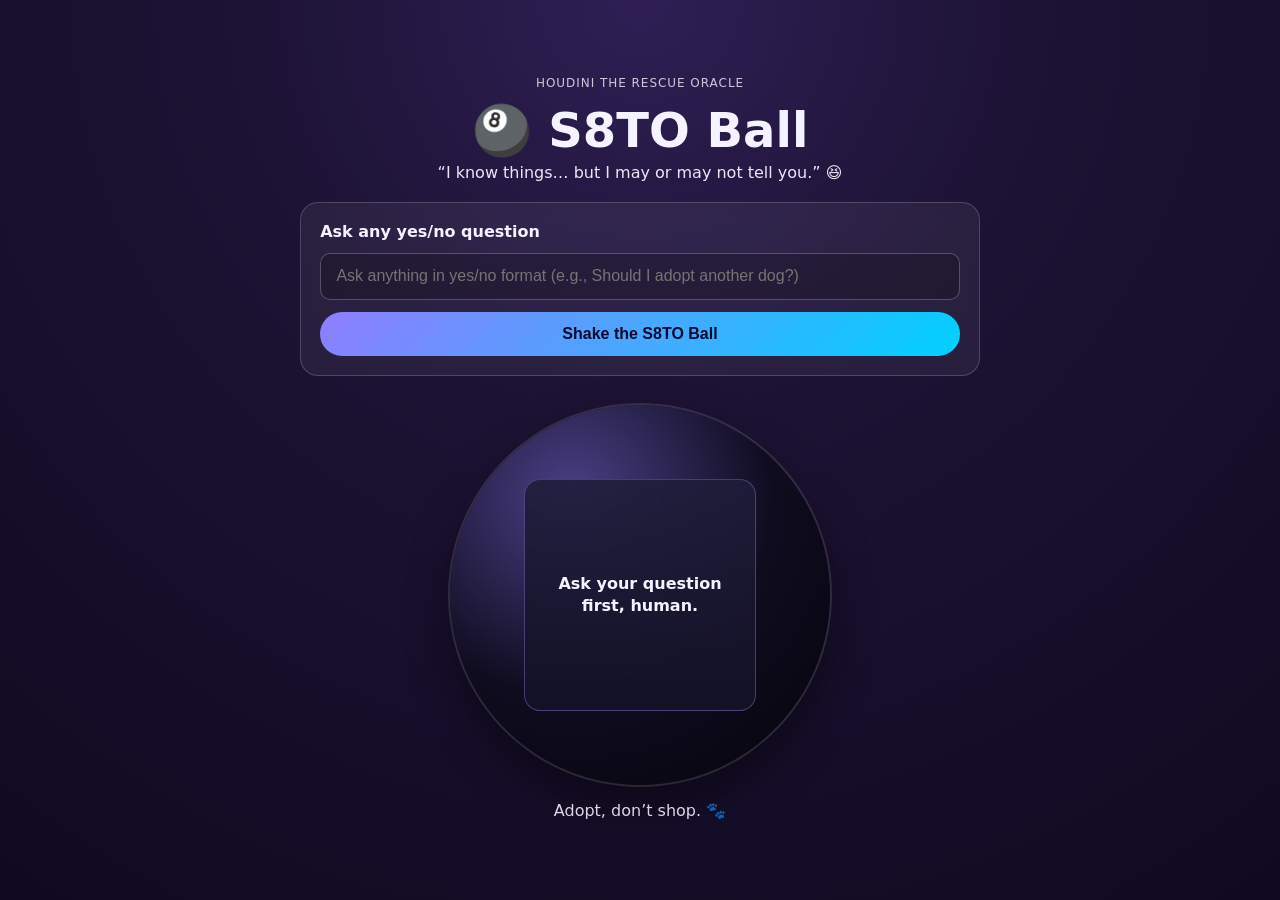
<file: index.html>
<!doctype html>
<html lang="en">
  <head>
    <meta charset="UTF-8" />
    <meta name="viewport" content="width=device-width, initial-scale=1.0" />
    <title>S8TO Ball 🎱</title>
    <link rel="stylesheet" href="styles.css" />
  </head>
  <body>
    <main class="app">
      <header>
        <p class="eyebrow">Houdini the Rescue Oracle</p>
        <h1>🎱 S8TO Ball</h1>
        <p class="tagline">“I know things… but I may or may not tell you.” 😆</p>
      </header>

      <section class="question-panel">
        <label for="question">Ask any yes/no question</label>
        <input
          id="question"
          type="text"
          placeholder="Ask anything in yes/no format (e.g., Should I adopt another dog?)"
        />
        <button id="askBtn" type="button">Shake the S8TO Ball</button>
      </section>

      <section class="ball-panel" aria-live="polite">
        <div class="ball" id="ball" role="img" aria-label="Magic ball with answer">
          <div class="answer" id="answerText">Ask your question first, human.</div>
        </div>
      </section>

      <footer>
        <p>Adopt, don’t shop. 🐾</p>
      </footer>
    </main>

    <script src="script.js"></script>
  </body>
</html>
</file>
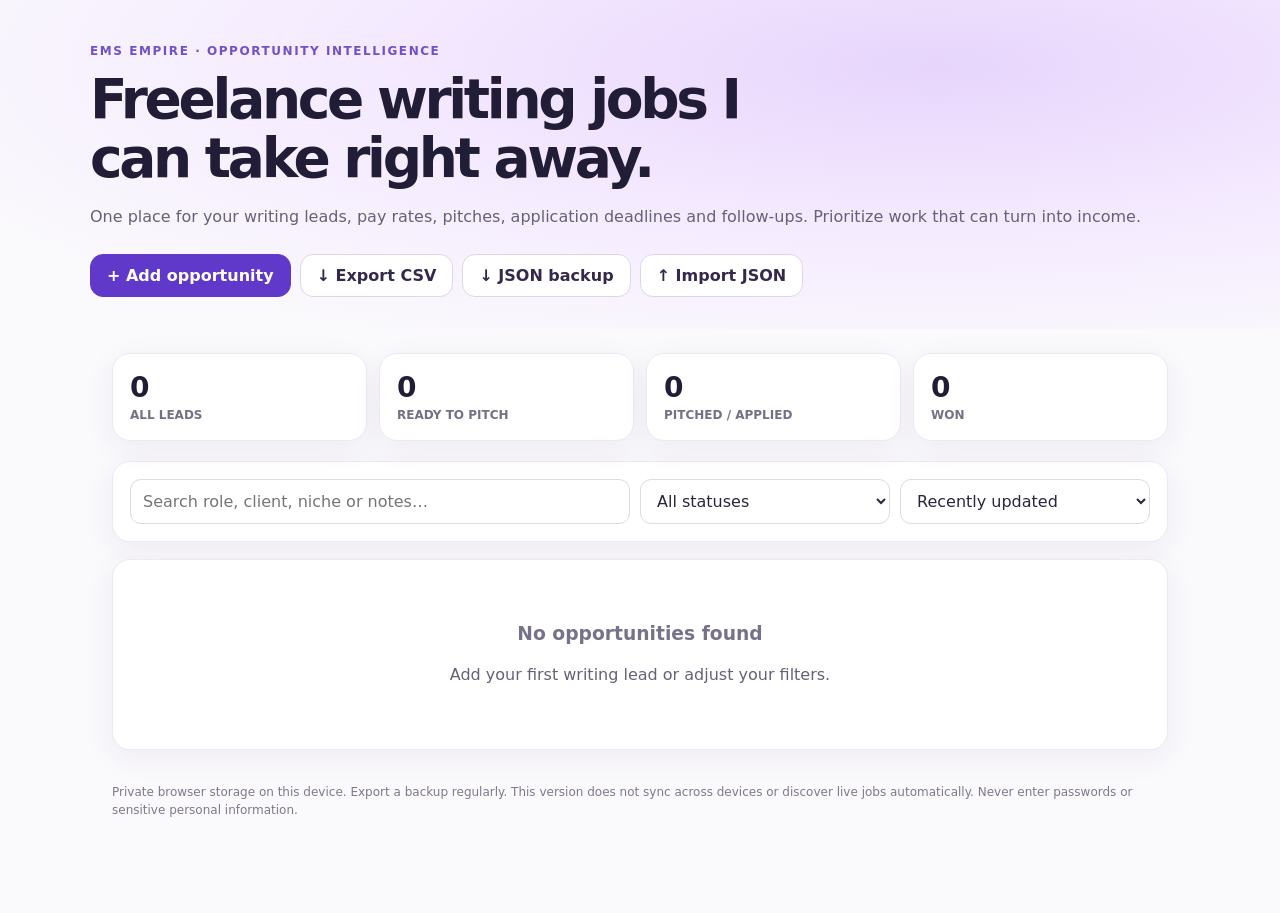
<file: freelance-writing-tracker/index.html>
<!doctype html>
<html lang="en"><head><meta charset="utf-8"><meta name="viewport" content="width=device-width,initial-scale=1"><meta name="theme-color" content="#faf8ff"><title>Freelance Writing | Opportunity Database</title>
<style>
:root{font-family:Inter,ui-sans-serif,system-ui,-apple-system,BlinkMacSystemFont,"Segoe UI",sans-serif;color:#211d37;background:#faf9fc}*{box-sizing:border-box}body{margin:0}button,input,select,textarea{font:inherit}button{cursor:pointer}.top{background:radial-gradient(ellipse at 73% 20%,#e7d5fc 0,#f5ebff 45%,#faf9fc 83%);padding:44px 22px 32px}.wrap{max-width:1100px;margin:auto}.eyebrow{color:#7350c6;font-size:12px;font-weight:800;letter-spacing:.13em;text-transform:uppercase}h1{font-size:clamp(30px,6vw,55px);letter-spacing:-.06em;line-height:1.08;margin:12px 0 14px;max-width:760px}p{color:#666177;line-height:1.55}.buttons{display:flex;flex-wrap:wrap;gap:9px;margin-top:24px}.btn{border:1px solid #ddd6e9;background:#fff;color:#34294c;border-radius:13px;padding:11px 16px;font-weight:700}.primary{background:#6139ca;color:white;border-color:#6139ca}.btn:hover{filter:brightness(.96)}main{padding:4px 22px 65px}.stats{display:grid;grid-template-columns:repeat(4,minmax(0,1fr));gap:12px;margin:20px 0}.stat,.panel,.job{background:#fff;border:1px solid #ede8f2;box-shadow:0 8px 30px #402c6410;border-radius:18px}.stat{padding:17px}.stat strong{display:block;font-size:28px;letter-spacing:-.04em}.stat span{color:#767084;font-size:12px;font-weight:700}.panel{padding:17px;margin:17px 0}.controls{display:grid;grid-template-columns:2fr repeat(2,minmax(130px,1fr));gap:10px}input,select,textarea{width:100%;border:1px solid #dfd9e8;border-radius:11px;padding:11px 12px;background:#fff;color:#2b2441;outline-color:#8e6ad9}label{display:block;color:#645e75;font-weight:700;font-size:12px;margin-bottom:6px}.grid{display:grid;grid-template-columns:repeat(2,minmax(0,1fr));gap:13px}.grid .wide{grid-column:1/-1}.job{padding:18px;margin:11px 0}.jobhead{display:flex;justify-content:space-between;gap:12px;flex-wrap:wrap}.job h3{margin:0 0 7px;font-size:19px}.muted{font-size:13px;color:#797183}.pill{display:inline-block;background:#f0e9fd;color:#653ab9;border-radius:50px;font-weight:800;font-size:11px;padding:6px 10px}.meta{display:flex;flex-wrap:wrap;gap:8px 16px;color:#645e75;font-size:13px;margin:13px 0}.actions{display:flex;gap:8px;flex-wrap:wrap;align-items:center}.actions a{font-weight:700;color:#633bc2;text-decoration:none}.empty{text-align:center;padding:45px 15px;color:#777189}.foot{font-size:12px;color:#807889;padding:16px 0}dialog{border:0;border-radius:20px;width:min(600px,calc(100% - 24px));box-shadow:0 20px 100px #20153350;padding:25px}dialog::backdrop{background:#1c133b80}dialog h2{margin-top:0}dialog form{margin:0}@media(max-width:640px){.stats{grid-template-columns:repeat(2,1fr)}.controls{grid-template-columns:1fr}.top{padding-top:30px}.grid{grid-template-columns:1fr}.jobhead{display:block}.actions{margin-top:10px}}
</style></head><body>
<header class="top"><div class="wrap"><div class="eyebrow">EMS Empire · Opportunity Intelligence</div><h1>Freelance writing jobs I can take right away.</h1><p>One place for your writing leads, pay rates, pitches, application deadlines and follow-ups. Prioritize work that can turn into income.</p><div class="buttons"><button class="btn primary" id="add">+ Add opportunity</button><button class="btn" id="export">↓ Export CSV</button><button class="btn" id="backup">↓ JSON backup</button><button class="btn" id="import">↑ Import JSON</button><input type="file" id="file" accept="application/json" hidden></div></div></header>
<main class="wrap"><section class="stats"><div class="stat"><strong id="total">0</strong><span>ALL LEADS</span></div><div class="stat"><strong id="ready">0</strong><span>READY TO PITCH</span></div><div class="stat"><strong id="applied">0</strong><span>PITCHED / APPLIED</span></div><div class="stat"><strong id="won">0</strong><span>WON</span></div></section>
<div class="panel controls"><input id="q" placeholder="Search role, client, niche or notes…" aria-label="Search opportunities"><select id="statusFilter" aria-label="Filter status"><option value="">All statuses</option><option>New</option><option>Ready to pitch</option><option>Applied</option><option>Follow up</option><option>Won</option><option>Declined</option><option>Archived</option></select><select id="sort" aria-label="Sort"><option value="updated">Recently updated</option><option value="deadline">Soonest deadline</option><option value="pay">Highest pay</option><option value="title">Title A–Z</option></select></div><div id="jobs"></div><p class="foot">Private browser storage on this device. Export a backup regularly. This version does not sync across devices or discover live jobs automatically. Never enter passwords or sensitive personal information.</p></main>
<dialog id="modal"><form id="form"><h2 id="modalTitle">Add opportunity</h2><div class="grid">
<div><label for="title">Job / project title *</label><input id="title" required maxlength="180" placeholder="Veterinary blog writer"></div><div><label for="client">Client / publication</label><input id="client" maxlength="160" placeholder="Company name"></div>
<div class="wide"><label for="url">Application URL</label><input id="url" type="url" placeholder="https://…"></div>
<div><label for="rate">Estimated pay (USD)</label><input id="rate" type="number" min="0" step="0.01" placeholder="250"></div><div><label for="payType">Pay basis</label><select id="payType"><option>Per project</option><option>Per article</option><option>Per hour</option><option>Per word</option><option>Monthly</option><option>Unknown</option></select></div>
<div><label for="status">Status</label><select id="status"><option>New</option><option>Ready to pitch</option><option>Applied</option><option>Follow up</option><option>Won</option><option>Declined</option><option>Archived</option></select></div><div><label for="deadline">Deadline</label><input id="deadline" type="date"></div>
<div><label for="niche">Writing niche</label><input id="niche" placeholder="Veterinary, AI, SaaS…"></div><div><label for="source">Where found</label><input id="source" placeholder="LinkedIn, ProBlogger…"></div>
<div class="wide"><label for="notes">Pitch angle / requirements / follow-up notes</label><textarea id="notes" rows="4"></textarea></div></div>
<div class="buttons" style="justify-content:flex-end"><button type="button" class="btn" id="cancel">Cancel</button><button type="submit" class="btn primary">Save opportunity</button></div></form></dialog>
<script>
const KEY="ems-freelance-writer-leads-v1";let items=[];let editId=null;const $=id=>document.getElementById(id);
try{let stored=JSON.parse(localStorage.getItem(KEY)||"[]");items=Array.isArray(stored)?stored:[]}catch(e){alert("Stored data could not be read. Import a backup to restore it.")}
function persist(){localStorage.setItem(KEY,JSON.stringify(items))}
const esc=s=>String(s??"").replace(/[&<>"']/g,c=>({"&":"&amp;","<":"&lt;",">":"&gt;",'"':"&quot;","'":"&#39;"}[c]));
const money=n=>Number.isFinite(+n)&&n!==""?"$"+Number(n).toLocaleString(undefined,{maximumFractionDigits:2}):"Pay not set";
function render(){const q=$("q").value.trim().toLowerCase(),filter=$("statusFilter").value,sort=$("sort").value;
$("total").textContent=items.length;$("ready").textContent=items.filter(x=>x.status==="Ready to pitch").length;$("applied").textContent=items.filter(x=>["Applied","Follow up"].includes(x.status)).length;$("won").textContent=items.filter(x=>x.status==="Won").length;
let shown=items.filter(x=>(!filter||x.status===filter)&&[x.title,x.client,x.niche,x.notes,x.source].join(" ").toLowerCase().includes(q));
shown.sort((a,b)=>sort==="title"?a.title.localeCompare(b.title):sort==="pay"?(Number(b.rate)||0)-(Number(a.rate)||0):sort==="deadline"?(a.deadline||"9999").localeCompare(b.deadline||"9999"):(b.updated||0)-(a.updated||0));
$("jobs").innerHTML=shown.length?shown.map(x=>'<article class="job"><div class="jobhead"><div><h3>'+esc(x.title)+'</h3><div class="muted">'+esc(x.client||"Independent opportunity")+'</div></div><span class="pill">'+esc(x.status)+'</span></div><div class="meta"><span>💵 '+esc(money(x.rate))+' · '+esc(x.payType)+'</span>'+(x.deadline?'<span>📅 Due '+esc(x.deadline)+'</span>':'')+(x.niche?'<span>✍️ '+esc(x.niche)+'</span>':'')+(x.source?'<span>🔎 '+esc(x.source)+'</span>':'')+'</div>'+(x.notes?'<p>'+esc(x.notes)+'</p>':'')+'<div class="actions">'+(x.url?'<a href="'+esc(x.url)+'" target="_blank" rel="noopener noreferrer">View listing ↗</a>':'')+'<button class="btn" data-action="edit" data-id="'+esc(x.id)+'">Edit</button><button class="btn" data-action="delete" data-id="'+esc(x.id)+'">Delete</button></div></article>').join(""):'<div class="panel empty"><h3>No opportunities found</h3><p>Add your first writing lead or adjust your filters.</p></div>'}
function openForm(id){editId=id||null;let x=items.find(x=>x.id===id)||{};["title","client","url","rate","deadline","niche","source","notes"].forEach(k=>$(k).value=x[k]??"");$("payType").value=x.payType||"Per project";$("status").value=x.status||"New";$("modalTitle").textContent=id?"Edit opportunity":"Add opportunity";$("modal").showModal()}
$("add").onclick=()=>openForm();$("cancel").onclick=()=>$("modal").close();
$("form").onsubmit=e=>{e.preventDefault();let x=Object.fromEntries(["title","client","url","rate","payType","status","deadline","niche","source","notes"].map(k=>[k,$(k).value.trim()]));if(!x.title)return;let old=items.find(y=>y.id===editId);x.id=editId||crypto.randomUUID();x.updated=Date.now();x.created=old?.created||x.updated;if(old)Object.assign(old,x);else items.unshift(x);persist();$("modal").close();render()};
$("jobs").onclick=e=>{let b=e.target.closest("button[data-action]");if(!b)return;if(b.dataset.action==="edit")openForm(b.dataset.id);if(b.dataset.action==="delete"&&confirm("Delete this opportunity?")){items=items.filter(x=>x.id!==b.dataset.id);persist();render()}};
["q","statusFilter","sort"].forEach(k=>$(k).addEventListener(k==="q"?"input":"change",render));
function download(content,name,type){let a=document.createElement("a"),url=URL.createObjectURL(new Blob([content],{type}));a.href=url;a.download=name;document.body.append(a);a.click();a.remove();setTimeout(()=>URL.revokeObjectURL(url),1000)}
$("backup").onclick=()=>download(JSON.stringify(items,null,2),"freelance-writing-backup.json","application/json");
$("export").onclick=()=>{let cols=["title","client","url","rate","payType","status","deadline","niche","source","notes","created","updated"];let quote=v=>'"'+String(v??"").replace(/"/g,'""')+'"';download([cols.map(quote).join(","),...items.map(x=>cols.map(k=>quote(x[k])).join(","))].join("\r\n"),"freelance-writing-jobs.csv","text/csv")};
$("import").onclick=()=>$("file").click();$("file").onchange=async e=>{let f=e.target.files[0];if(!f)return;try{let parsed=JSON.parse(await f.text());if(!Array.isArray(parsed)||!parsed.every(x=>x&&typeof x.title==="string"&&typeof x.id==="string"))throw Error("Invalid backup");if(!confirm("Replace current database with "+parsed.length+" imported records?"))return;items=parsed;persist();render()}catch(err){alert("Import failed: "+err.message)}finally{e.target.value=""}};
render();
</script></body></html>
</file>
<file: styles.css>
:root {
  color-scheme: dark;
  --bg-1: #1d1335;
  --bg-2: #0f0a20;
  --accent: #8f7dff;
  --accent-2: #00d2ff;
  --text: #f4f3ff;
}

* {
  box-sizing: border-box;
}

body {
  margin: 0;
  min-height: 100vh;
  font-family: "Inter", system-ui, -apple-system, sans-serif;
  color: var(--text);
  background: radial-gradient(circle at top, #2f1f55 0%, var(--bg-1) 35%, var(--bg-2) 100%);
  display: grid;
  place-items: center;
  padding: 2rem 1rem;
}

.app {
  width: min(680px, 100%);
  text-align: center;
}

.eyebrow {
  text-transform: uppercase;
  letter-spacing: 0.08em;
  font-size: 0.75rem;
  opacity: 0.8;
}

h1 {
  margin: 0.25rem 0;
  font-size: clamp(2rem, 5vw, 3rem);
}

.tagline {
  margin-top: 0;
  opacity: 0.95;
}

.question-panel {
  background: rgba(255, 255, 255, 0.06);
  border: 1px solid rgba(255, 255, 255, 0.18);
  border-radius: 18px;
  padding: 1.2rem;
  display: grid;
  gap: 0.75rem;
  margin: 1.2rem 0 1.8rem;
  backdrop-filter: blur(6px);
}

label {
  text-align: left;
  font-weight: 600;
}

input {
  width: 100%;
  border: 1px solid rgba(255, 255, 255, 0.24);
  border-radius: 10px;
  padding: 0.85rem 0.95rem;
  font-size: 1rem;
  color: var(--text);
  background: rgba(0, 0, 0, 0.2);
}

button {
  border: 0;
  border-radius: 999px;
  padding: 0.8rem 1.1rem;
  font-size: 1rem;
  font-weight: 700;
  color: #0c0830;
  background: linear-gradient(135deg, var(--accent), var(--accent-2));
  cursor: pointer;
  transition: transform 0.15s ease, filter 0.15s ease;
}

button:hover {
  filter: brightness(1.1);
}

button:active {
  transform: translateY(2px) scale(0.98);
}

.ball-panel {
  display: grid;
  place-items: center;
}

.ball {
  width: min(78vw, 380px);
  aspect-ratio: 1;
  border-radius: 50%;
  background: radial-gradient(circle at 32% 24%, #4b3f86 0%, #0f0c1f 52%, #05040a 100%);
  box-shadow: 0 0 0 2px rgba(255, 255, 255, 0.12), 0 20px 45px rgba(0, 0, 0, 0.45);
  display: grid;
  place-items: center;
  padding: 1.8rem;
}

.answer {
  width: 72%;
  aspect-ratio: 1;
  border-radius: 16px;
  background: linear-gradient(180deg, rgba(31, 29, 58, 0.9), rgba(19, 18, 38, 0.95));
  border: 1px solid rgba(158, 144, 255, 0.35);
  display: grid;
  place-items: center;
  padding: 1rem;
  text-align: center;
  font-weight: 700;
  line-height: 1.35;
}

.shake {
  animation: shake 0.55s ease;
}

@keyframes shake {
  0% { transform: rotate(0deg) scale(1); }
  25% { transform: rotate(2.5deg) scale(1.01); }
  50% { transform: rotate(-2.5deg) scale(1.02); }
  75% { transform: rotate(2deg) scale(1.01); }
  100% { transform: rotate(0deg) scale(1); }
}

footer {
  margin-top: 1rem;
  opacity: 0.88;
}
</file>
